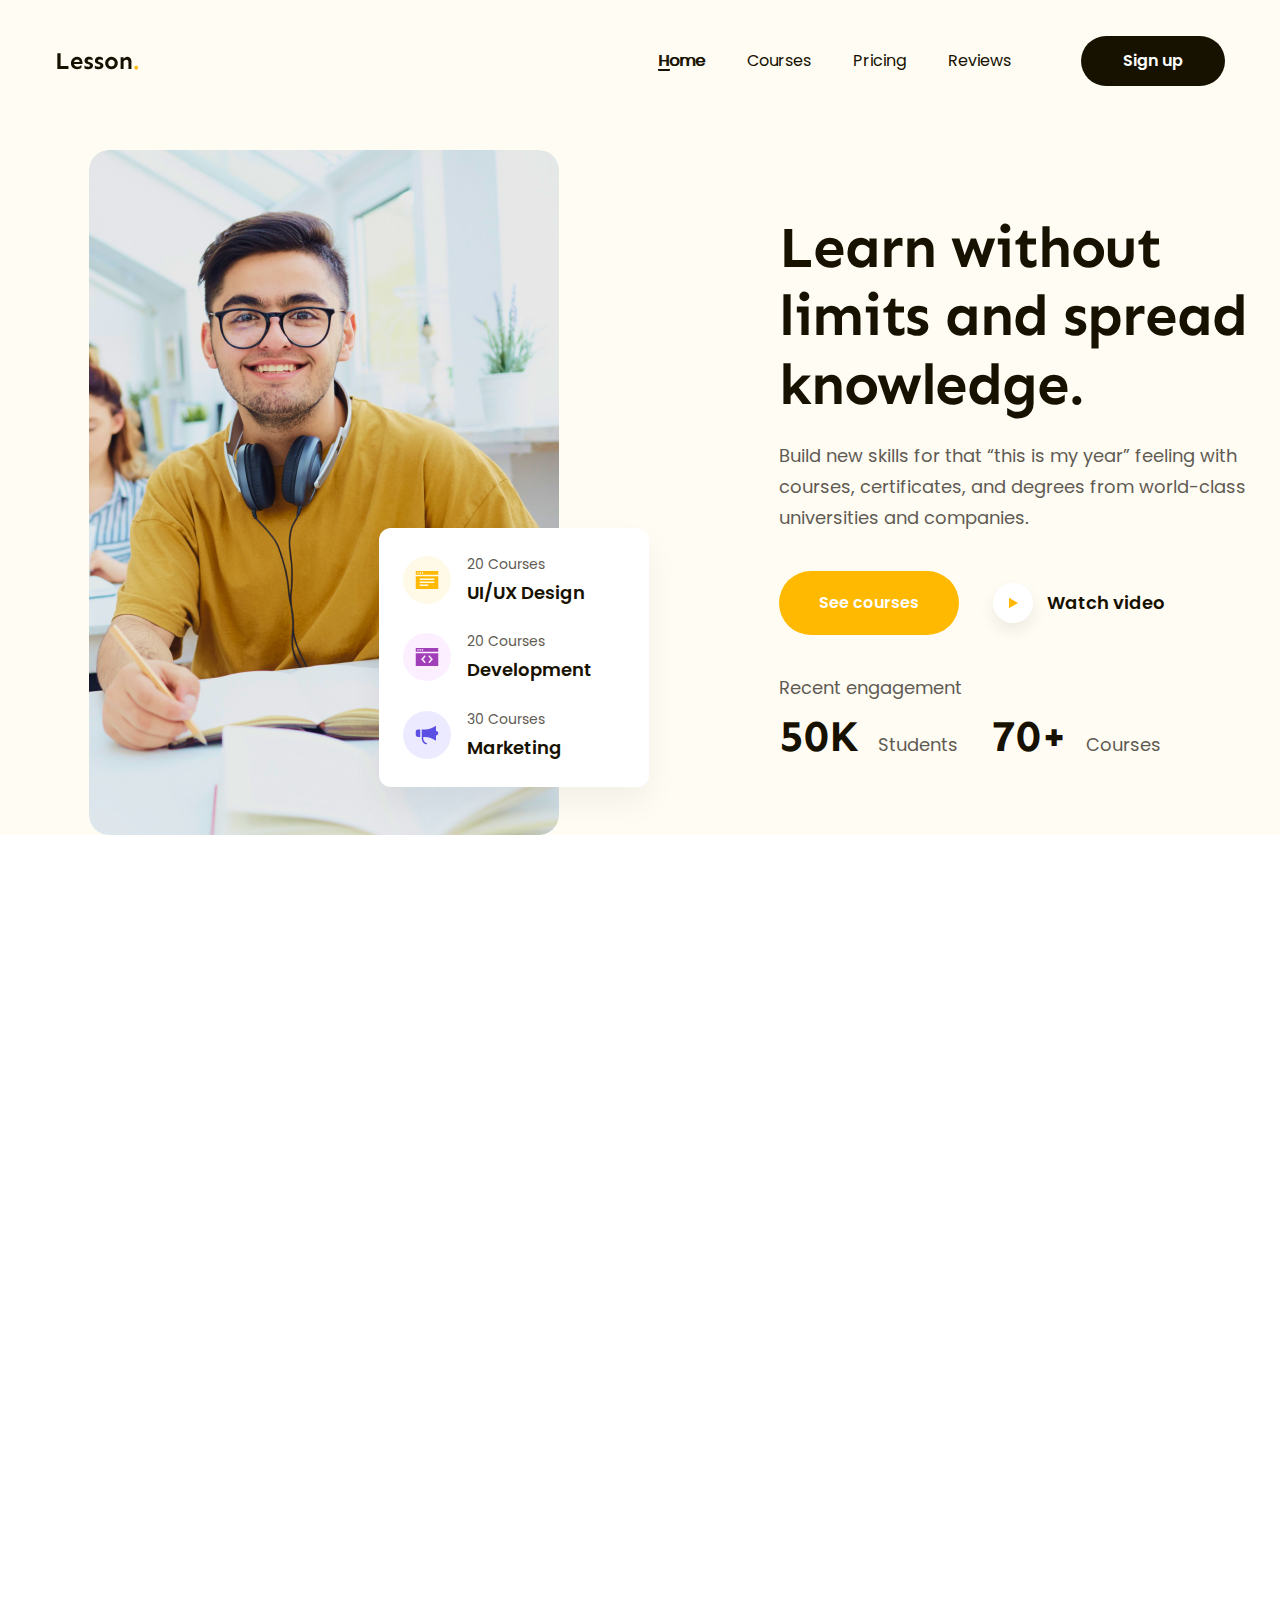
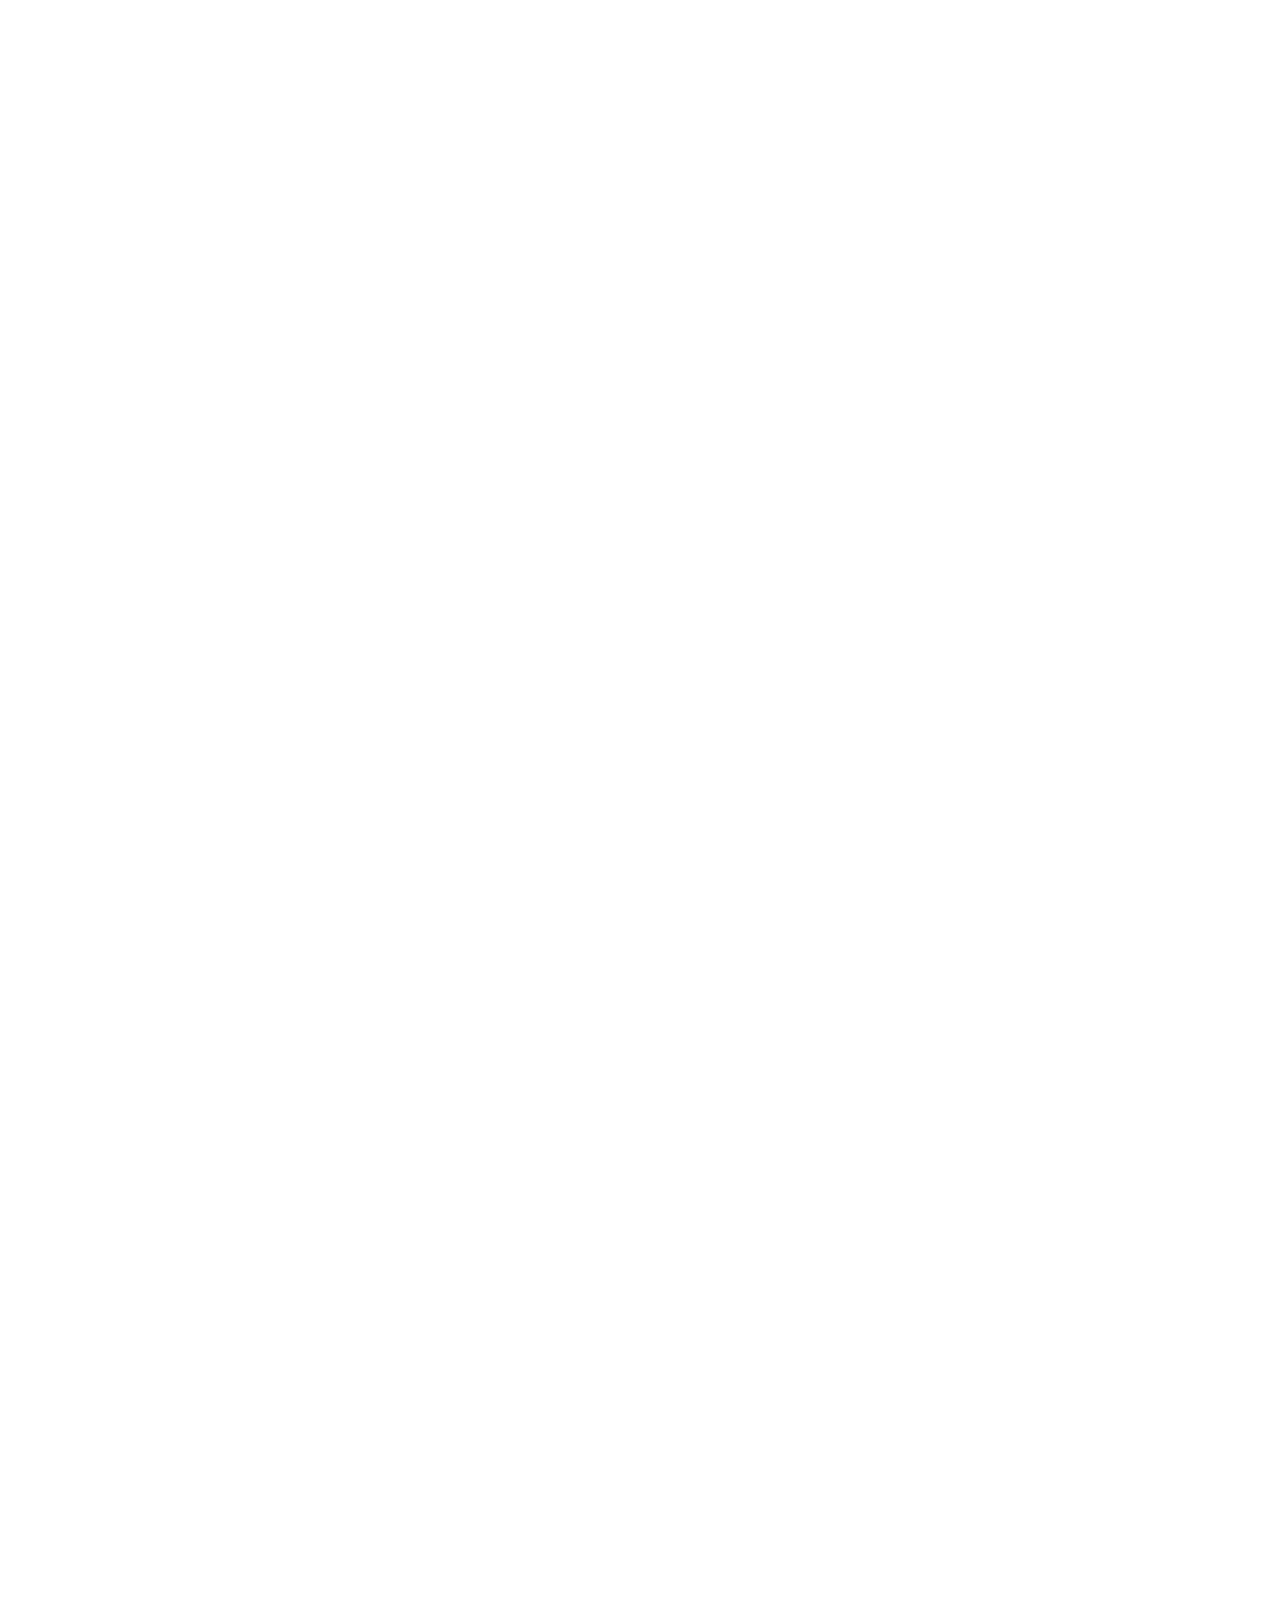
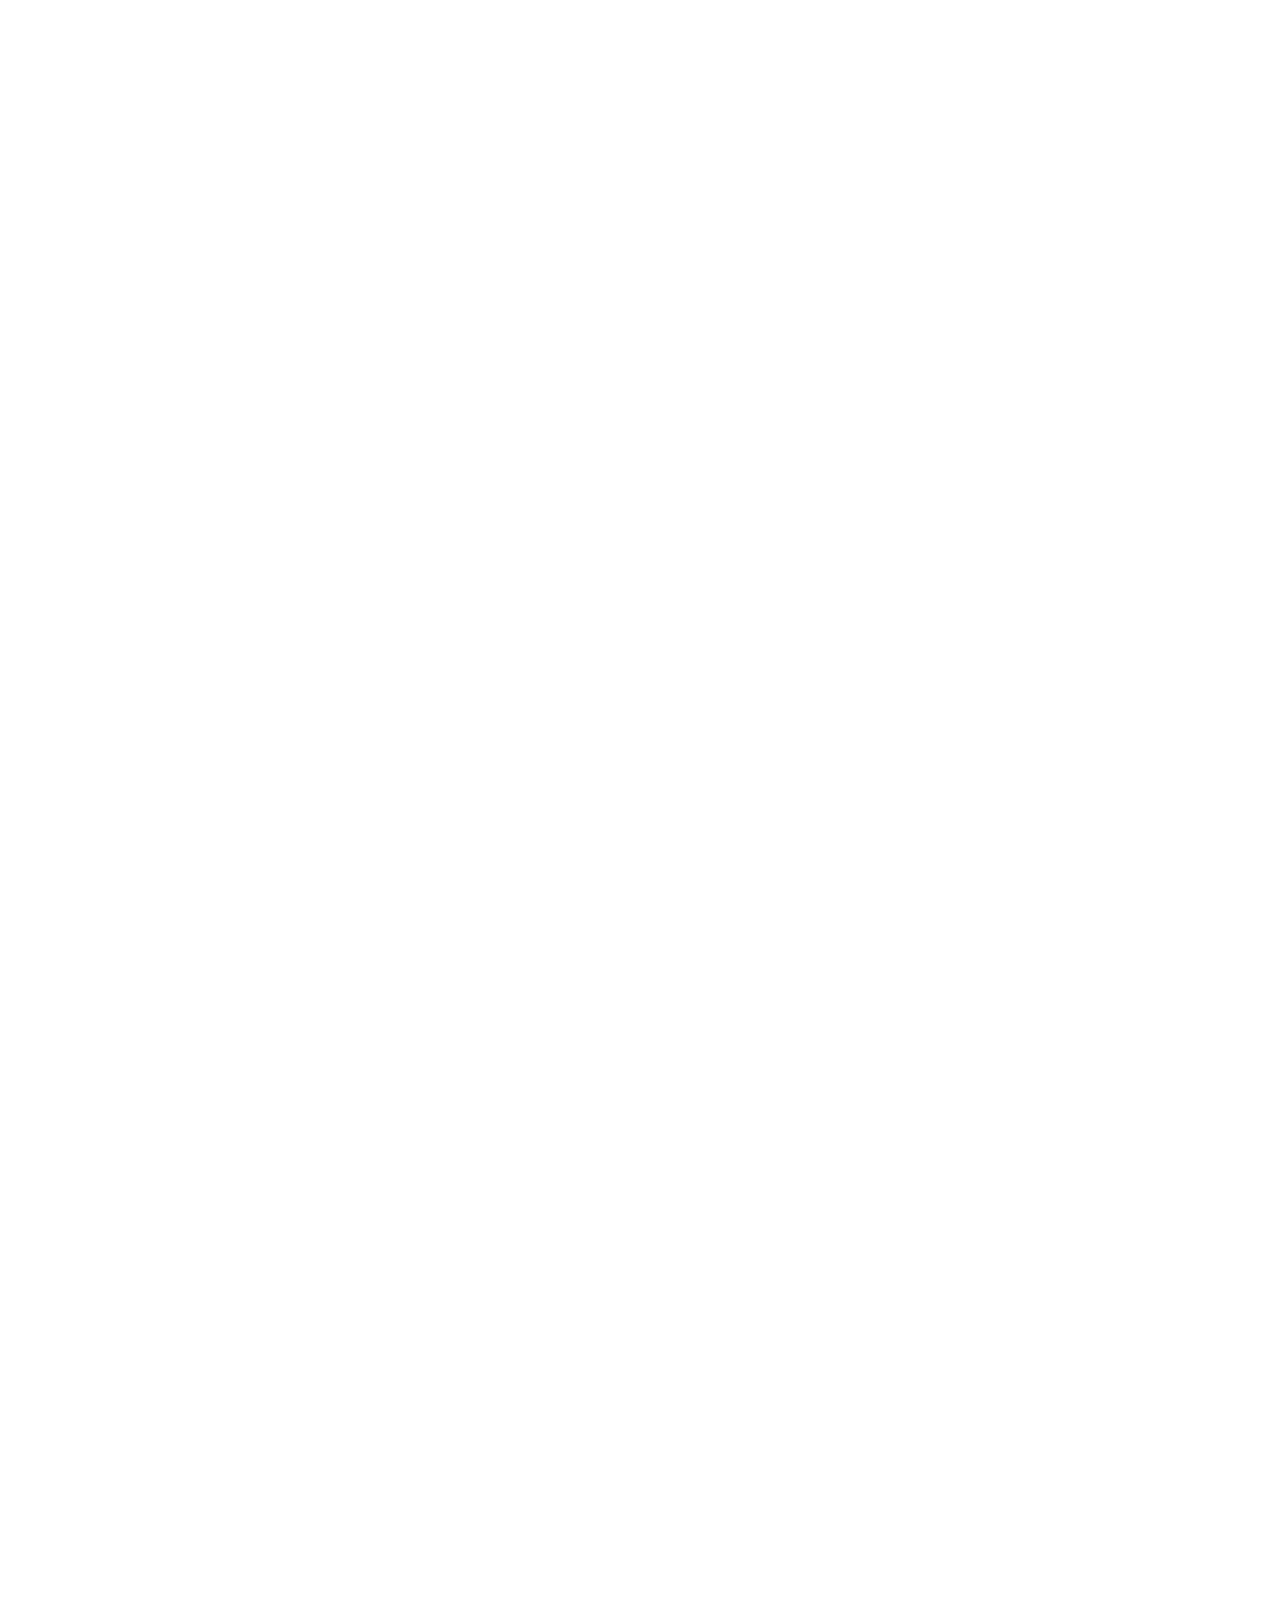
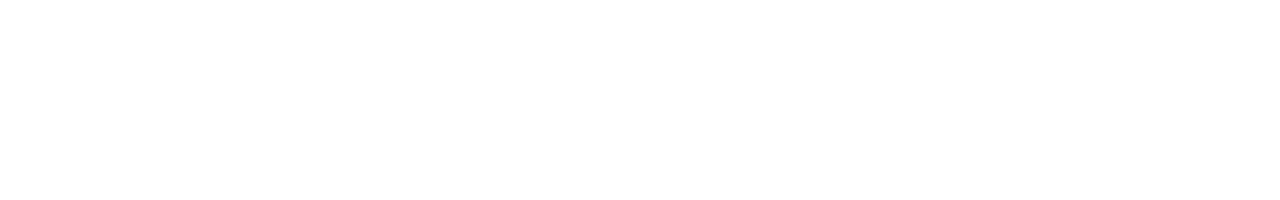
<file: project-02/index.html>
<!DOCTYPE html>
<html lang="en">

<head>
	<meta charset="UTF-8">
	<meta name="viewport" content="width=device-width, initial-scale=1.0">
	<title>F8 - Project 02</title>

	<!-- ## Fonts -->
	<link rel="stylesheet" href="./assets/font/stylesheet.css">

	<!-- ## Styles -->
	<link rel="stylesheet" href="./assets/css/reset.css">
	<link rel="stylesheet" href="./assets/css/styles.css">
</head>

<body>
	<main style="height: 5000px;">
		<!-- #: Header -->
		<header class="header fixed">
			<div class="content">
				<div class="body">
					<!-- ## Logo -->
					<img src="./assets/img/logo.svg" alt="" class="logo">

					<!-- ## Nav -->
					<nav class="nav">
						<ul class="nav-list">
							<li class="nav-item active"><a class="nav-link" href="#!">Home</a></li>
							<li class="nav-item"><a class="nav-link" href="#!">Courses</a></li>
							<li class="nav-item"><a class="nav-link" href="#!">Pricing</a></li>
							<li class="nav-item"><a class="nav-link" href="#!">Reviews</a></li>
						</ul>
					</nav>

					<!-- ## Header action -->
					<div class="action">
						<a href="#!" class="sign-up-btn btn">Sign up</a>
					</div>
				</div>
			</div>
		</header>
		<!-- # Header -->

		<!-- #: Hero -->
		<section class="hero">
			<div class="content">
				<div class="body">
					<!-- ## Hero left -->
					<div class="media-block">
						<img src="./assets/img/hero-image.jpg" alt="Learn without limits and spread knowledge."
							class="image">
						<div class="summary">
							<div class="item">
								<div class="icon">
									<img src="./assets/icon/list.svg" alt="" />
								</div>
								<div class="info">
									<p class="label">20 Courses</p>
									<p class="title">UI/UX Design</p>
								</div>
							</div>
							<div class="item">
								<div class="icon">
									<img src="./assets/icon/code.svg" alt="" />
								</div>
								<div class="info">
									<p class="label">20 Courses</p>
									<p class="title">Development</p>
								</div>
							</div>
							<div class="item">
								<div class="icon">
									<img src="./assets/icon/speaker.svg" alt="" />
								</div>
								<div class="info">
									<p class="label">30 Courses</p>
									<p class="title">Marketing</p>
								</div>
							</div>
						</div>
					</div>

					<!-- ## Hero right -->
					<div class="content-block">
						<h1 class="heading">Learn without limits and spread knowledge.</h1>
						<p class="desc">Build new skills for that “this is my year” feeling with courses, certificates,
							and degrees from world-class universities and companies.</p>
						<div class="cta-group">
							<a href="#!" class="hero-cta btn">See courses</a>
							<button class="watch-video">
								<div class="icon">
									<img src="./assets/icon/play.svg" alt="" />
								</div>
								<span>Watch video</span>
							</button>
						</div>
						<p class="desc">Recent engagement</p>
						<p class="desc stats">
							<strong>50K</strong> Students
							<strong>70+</strong> Courses
						</p>
					</div>
				</div>
			</div>
		</section>
		<!-- # Hero -->

		<!-- #: Popular -->
		<section class="popular"></section>
		<!-- # Popular -->

	</main>
</body>

</html>
</file>
<file: project-02/assets/font/stylesheet.css>
/* #: Poppins */

@font-face {
    font-family: 'Poppins';
    src: url('Poppins/Poppins-Thin.woff2') format('woff2'),
        url('Poppins/Poppins-Thin.woff') format('woff');
    font-weight: 100;
    font-style: normal;
    font-display: swap;
}

@font-face {
    font-family: 'Poppins';
    src: url('Poppins/Poppins-ThinItalic.woff2') format('woff2'),
        url('Poppins/Poppins-ThinItalic.woff') format('woff');
    font-weight: 100;
    font-style: italic;
    font-display: swap;
}

@font-face {
    font-family: 'Poppins';
    src: url('Poppins/Poppins-Regular.woff2') format('woff2'),
        url('Poppins/Poppins-Regular.woff') format('woff');
    font-weight: normal;
    font-style: normal;
    font-display: swap;
}

@font-face {
    font-family: 'Poppins';
    src: url('Poppins/Poppins-SemiBoldItalic.woff2') format('woff2'),
        url('Poppins/Poppins-SemiBoldItalic.woff') format('woff');
    font-weight: 600;
    font-style: italic;
    font-display: swap;
}

@font-face {
    font-family: 'Poppins';
    src: url('Poppins/Poppins-SemiBold.woff2') format('woff2'),
        url('Poppins/Poppins-SemiBold.woff') format('woff');
    font-weight: 600;
    font-style: normal;
    font-display: swap;
}

@font-face {
    font-family: 'Poppins';
    src: url('Poppins/Poppins-MediumItalic.woff2') format('woff2'),
        url('Poppins/Poppins-MediumItalic.woff') format('woff');
    font-weight: 500;
    font-style: italic;
    font-display: swap;
}

@font-face {
    font-family: 'Poppins';
    src: url('Poppins/Poppins-Medium.woff2') format('woff2'),
        url('Poppins/Poppins-Medium.woff') format('woff');
    font-weight: 500;
    font-style: normal;
    font-display: swap;
}

@font-face {
    font-family: 'Poppins';
    src: url('Poppins/Poppins-LightItalic.woff2') format('woff2'),
        url('Poppins/Poppins-LightItalic.woff') format('woff');
    font-weight: 300;
    font-style: italic;
    font-display: swap;
}

@font-face {
    font-family: 'Poppins';
    src: url('Poppins/Poppins-Italic.woff2') format('woff2'),
        url('Poppins/Poppins-Italic.woff') format('woff');
    font-weight: normal;
    font-style: italic;
    font-display: swap;
}

@font-face {
    font-family: 'Poppins';
    src: url('Poppins/Poppins-ExtraLightItalic.woff2') format('woff2'),
        url('Poppins/Poppins-ExtraLightItalic.woff') format('woff');
    font-weight: 200;
    font-style: italic;
    font-display: swap;
}

@font-face {
    font-family: 'Poppins';
    src: url('Poppins/Poppins-ExtraLight.woff2') format('woff2'),
        url('Poppins/Poppins-ExtraLight.woff') format('woff');
    font-weight: 200;
    font-style: normal;
    font-display: swap;
}

@font-face {
    font-family: 'Poppins';
    src: url('Poppins/Poppins-Light.woff2') format('woff2'),
        url('Poppins/Poppins-Light.woff') format('woff');
    font-weight: 300;
    font-style: normal;
    font-display: swap;
}

@font-face {
    font-family: 'Poppins';
    src: url('Poppins/Poppins-Bold.woff2') format('woff2'),
        url('Poppins/Poppins-Bold.woff') format('woff');
    font-weight: bold;
    font-style: normal;
    font-display: swap;
}

@font-face {
    font-family: 'Poppins';
    src: url('Poppins/Poppins-ExtraBold.woff2') format('woff2'),
        url('Poppins/Poppins-ExtraBold.woff') format('woff');
    font-weight: bold;
    font-style: normal;
    font-display: swap;
}

@font-face {
    font-family: 'Poppins';
    src: url('Poppins/Poppins-BlackItalic.woff2') format('woff2'),
        url('Poppins/Poppins-BlackItalic.woff') format('woff');
    font-weight: 900;
    font-style: italic;
    font-display: swap;
}

@font-face {
    font-family: 'Poppins';
    src: url('Poppins/Poppins-Black.woff2') format('woff2'),
        url('Poppins/Poppins-Black.woff') format('woff');
    font-weight: 900;
    font-style: normal;
    font-display: swap;
}

@font-face {
    font-family: 'Poppins';
    src: url('Poppins/Poppins-ExtraBoldItalic.woff2') format('woff2'),
        url('Poppins/Poppins-ExtraBoldItalic.woff') format('woff');
    font-weight: bold;
    font-style: italic;
    font-display: swap;
}

@font-face {
    font-family: 'Poppins';
    src: url('Poppins/Poppins-BoldItalic.woff2') format('woff2'),
        url('Poppins/Poppins-BoldItalic.woff') format('woff');
    font-weight: bold;
    font-style: italic;
    font-display: swap;
}

@font-face {
    font-family: 'Sen';
    src: url('Sen/Sen-SemiBold.woff2') format('woff2'),
        url('Sen/Sen-SemiBold.woff') format('woff');
    font-weight: 600;
    font-style: normal;
    font-display: swap;
}

/* # Poppins */

/* #: Sen */

@font-face {
    font-family: 'Sen';
    src: url('Sen/Sen-ExtraBold.woff2') format('woff2'),
        url('Sen/Sen-ExtraBold.woff') format('woff');
    font-weight: bold;
    font-style: normal;
    font-display: swap;
}

@font-face {
    font-family: 'Sen';
    src: url('Sen/Sen-Regular.woff2') format('woff2'),
        url('Sen/Sen-Regular.woff') format('woff');
    font-weight: normal;
    font-style: normal;
    font-display: swap;
}

@font-face {
    font-family: 'Sen';
    src: url('Sen/Sen-Bold.woff2') format('woff2'),
        url('Sen/Sen-Bold.woff') format('woff');
    font-weight: bold;
    font-style: normal;
    font-display: swap;
}

@font-face {
    font-family: 'Sen';
    src: url('Sen/Sen-Medium.woff2') format('woff2'),
        url('Sen/Sen-Medium.woff') format('woff');
    font-weight: 500;
    font-style: normal;
    font-display: swap;
}

/* # Sen */
</file>
<file: project-02/assets/css/styles.css>
* {
	box-sizing: border-box;
}

:root {
	--primary-color: #ffb900;
	--font-heading: Sen;
}

html {
	font-size: 62.5%;
}

body {
	font-size: 1.6rem;
	font-family: 'Poppins', sans-serif;
}

/* #: Common */

.btn {
	display: inline-block;
	padding: 0 16px;
	min-width: 118px;
	border-radius: 999px;
	line-height: 50px;
	vertical-align: middle;
	background: #171100;
	color: #FFF;
	font-size: 1.6rem;
	font-weight: 600;
	text-align: center;
}

.btn:hover {
	opacity: 0.9;
}

.content {
	width: 1170px;
	max-width: calc(100% - 48px);
	margin-left: auto;
	margin-right: auto;
}

a {
	text-decoration-line: none;
}

/* # Common */

/* #: Header */
.header {
	background: #fffcf4;
}

.header.fixed {
	position: sticky;
	top: -28px;
	z-index: 1;
}

.header .body {
	display: flex;
	align-items: center;
	padding: 36px 0 8px;
}

.header .nav {
	margin-left: auto;
}

.header .nav-list {
	display: flex;
}

.header .nav-link {
	display: inline-block;
	vertical-align: middle;
	position: relative;
	padding: 8px 21px;
	color: #171100;
	text-align: left;
	font-size: 1.6rem;
}

.header .nav-link:hover,
.header .nav-item.active {
	color: #171100;
	font-size: 1.6rem;
	/* font-weight: 600; */
	text-shadow: 1px 0 0 currentColor;
}

.header .nav-item.active .nav-link::after {
	position: absolute;
	left: 21px;
	bottom: 6px;
	content: "";
	display: block;
	width: 12px;
	height: 12px;
	border-bottom: 2px solid #171100;
	border-radius: 1px;
}

.header .action {
	margin-left: 49px;
}

.header .sign-up-btn {
	width: 144px;
}

/* # Header */

/* #: Hero */
.hero {
	padding: 56px 0 0 65px;
	background: #fffcf4;
}

.hero .body {
	display: flex;
}

/* ## Hero left */
.hero .media-block {
	position: relative;
	width: 48%;
}

.hero .media-block .image {
	width: 470px;
	height: 685px;
	object-fit: cover;
	border-radius: 20px;
	vertical-align: bottom;
}

.hero .summary {
	position: absolute;
	right: 0;
	bottom: 48px;
	width: 270px;
	padding: 24px;
	border-radius: 12px;
	background: #fff;
	box-shadow: 0px 16px 32px 0px rgba(0, 0, 0, 0.05);
}

.hero .summary .item {
	display: flex;
	align-items: center;
}

.hero .summary .item+.item {
	margin-top: 22px;
}

.hero .summary .icon {
	display: flex;
	align-items: center;
	justify-content: center;
	width: 48px;
	height: 48px;
	line-height: 48px;
	border-radius: 50%;
	background: #FFF9E8;
}

.hero .summary .item:nth-of-type(2) .icon {
	background: #FCEFFF;
}

.hero .summary .item:nth-of-type(3) .icon {
	background: #EBEAFF;
}

.hero .summary .info {
	margin-left: 16px;
}

.hero .summary .info .label {
	color: #5F5B53;
	font-size: 1.4rem;
	line-height: 1.85;
}

.hero .summary .info .title {
	color: #171100;
	font-size: 1.8rem;
	font-weight: 600;
	line-height: 1.66;
}

/* ## Hero right */
.hero .content-block {
	width: 52%;
	padding: 64px 0 0 130px;
}

.hero .content-block .heading {
	color: #171100;
	font-family: var(--font-heading);
	font-size: 5.8rem;
	font-weight: 700;
	line-height: 1.18;
	letter-spacing: -1.16px;
}

.hero .content-block .desc {
	margin: 22px 0;
	color: #5F5B53;
	font-size: 1.8rem;
	line-height: 1.7;
}

.hero .content-block .cta-group {
	display: flex;
	align-items: center;
	margin: 38px 0;
}

.hero-cta {
	min-width: 180px;
	line-height: 64px;
	background-color: var(--primary-color);
}

.hero .watch-video {
	display: flex;
	align-items: center;
	margin-left: 28px;
	border: none;
	background: transparent;
	cursor: pointer;
}

.hero .watch-video .icon {
	display: flex;
	align-items: center;
	justify-content: center;
	width: 40px;
	height: 40px;
	border-radius: 50%;
	background: #fff;
	box-shadow: 0px 8px 16px 0px rgba(0, 0, 0, 0.07);
}

.hero .watch-video span {
	margin-left: 14px;
	color: #171100;
	font-family: Poppins;
	font-size: 18px;
	font-style: normal;
	font-weight: 600;
	line-height: 1.66;
}

.hero .content-block .stats {
	margin: -16px 0 0 -28px;
}

.hero .stats strong {
	color: #171100;
	font-family: Sen;
	font-size: 4.4rem;
	font-weight: 700;
	line-height: 1.22;
	padding-left: 28px;
	padding-right: 14px;
}

/* # Hero */
</file>
